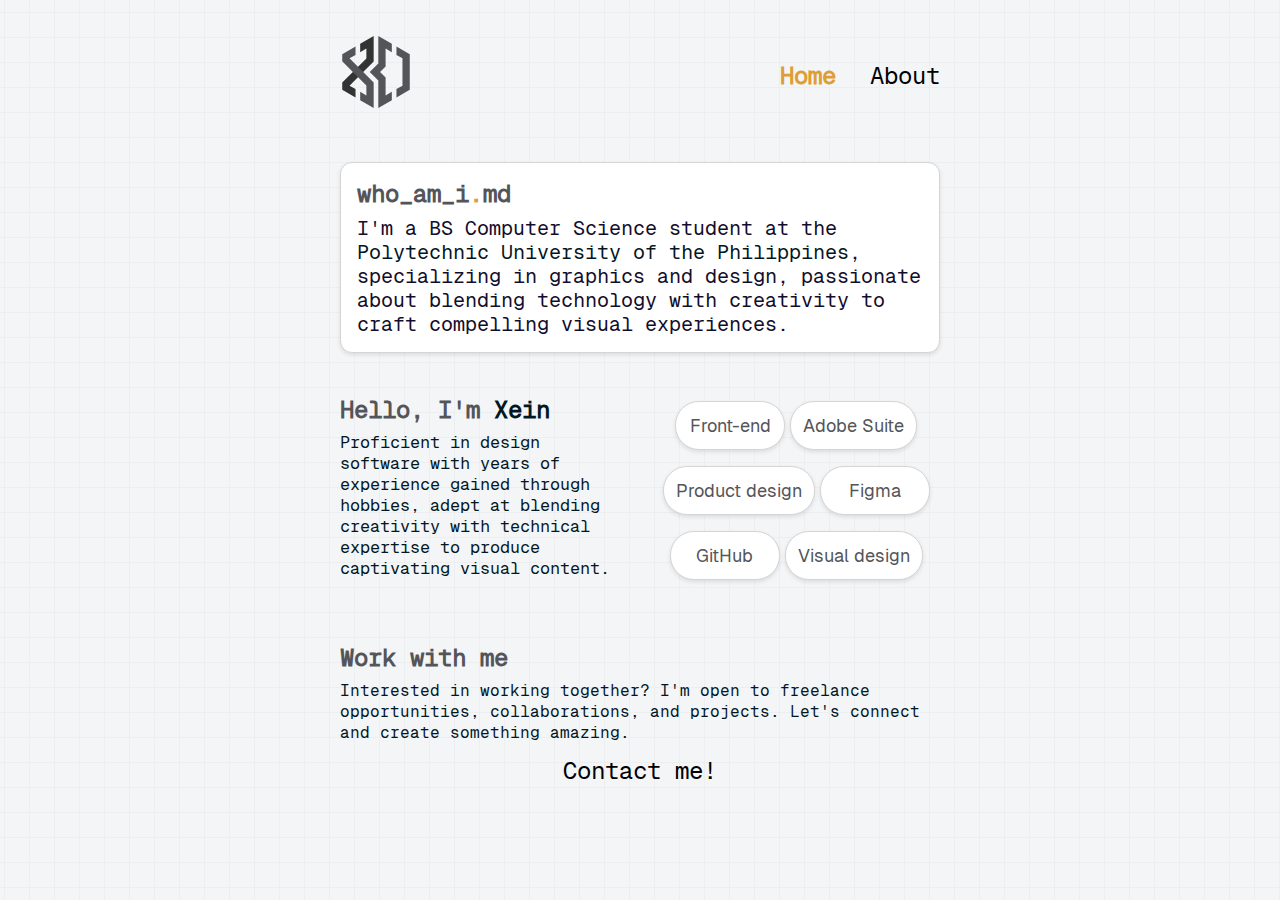
<file: index.html>
<!DOCTYPE html>
<html lang="en">
  <head>
    <meta charset="UTF-8" />
    <meta name="viewport" content="width=device-width, initial-scale=1.0" />
    <title>XD</title>
    <link rel="stylesheet" href="styles.css" />
  </head>

  <body>
    <div id="home-bg">
      <div class="container">
        <header>
          <nav class="navbar mono">
            <div class="logo">
              <svg xmlns="http://www.w3.org/2000/svg" viewBox="0 0 7083.94 7553"><defs>
                <style>.cls-1{fill:#333333;}.cls-2{fill:#545559;}.cls-3{fill:#545559;}.cls-4{fill:#545559;}</style>
                </defs><g id="X" data-name="letter-X">
                <polygon class="cls-1" points="2195.38 3776.32 3297.59 2674.1 3297.4 0 1881.17 817.66 1881.17 1700.09 2533.38 1323.54 2533.38 2357.55 1114.63 3776.31 1114.62 3776.31 0 4890.93 0 5648.88 1394.13 6453.77 1394.13 5571.34 764.22 5207.47 2195.38 3776.32 2195.38 3776.32"/></g>
                <polygon class="cls-2" points="2195.37 3776.32 2195.38 3776.32 764.21 2345.15 1394.12 1981.29 1394.12 1098.86 0 1903.75 0 2661.7 1114.62 3776.32 1114.61 3776.32 2533.38 5195.08 2533.38 6229.09 1881.16 5852.54 1881.16 6734.97 3297.39 7552.63 3297.59 4878.53 2195.37 3776.32"/>
                
                <g id="D" data-name="letter-d">
                <polygon class="cls-3" points="7083.94 1904.96 5689.01 1099.6 5689.01 1982.03 6319.7 2346.16 6319.7 3776.32 6319.7 5206.48 5689.01 5570.6 5689.01 6453.04 7083.94 5647.67 7083.91 3776.32 7083.94 1904.96"/>
                <polygon class="cls-4" points="4549 1323.84 5201.96 1700.83 5201.96 818.4 3784.45 0 3784.45 2876.03 2883.98 3776.5 3784.45 4676.97 3784.45 7553 5201.96 6734.6 5201.96 5852.17 4549 6229.16 4549 4360.76 3964.74 3776.5 4549 3192.24 4549 1323.84"/></g>
                </svg>
                          </div>

            <div class="links">
              <a href="index.html" class="active navi-button">Home</a>
              <a href="pages/about.html" class="navi-button">About</a>
            </div>
          </nav>
        </header>

        <section id="whoami">
          <h1 class="section-title mono">
            who_am_i<a style="color: #de9e36">.</a>md
          </h1>
          <p>
            I'm a BS Computer Science student at the
            <a class="highlight-this"
              >Polytechnic University of the Philippines</a
            >, specializing in graphics and design, passionate about blending
            technology with creativity to craft compelling visual experiences.
          </p>
        </section>

        <section id="skills">
          <div class="skills-text">
            <h1 class="section-title mono">
              Hello, I'm <span class="highlight-this">Xein</span>
            </h1>
            <p>
              Proficient in design software with years of experience gained
              through hobbies, adept at blending creativity with technical
              expertise to produce captivating visual content.
            </p>
          </div>
          <div class="skills-list">
            <p>Front-end</p>
            <p>Adobe Suite</p>
            <p>Product design</p>
            <p>Figma</p>
            <p>GitHub</p>
            <p>Visual design</p>
          </div>
        </section>

        <section id="work-with-me">
          <div class="contact-me">
            <h1 class="section-title mono">Work with me</h1>
            <p>
              Interested in working together? I'm open to freelance
              opportunities, collaborations, and projects. Let's connect and
              create something amazing.
            </p>
            <div class="contact-btn-container">
              <a href="pages/contact.html" class="contact-btn" target="_blank"
                >Contact me!</a
              >
            </div>
          </div>
        </section>
      </div>
    </div>
  </body>
</html>
</file>
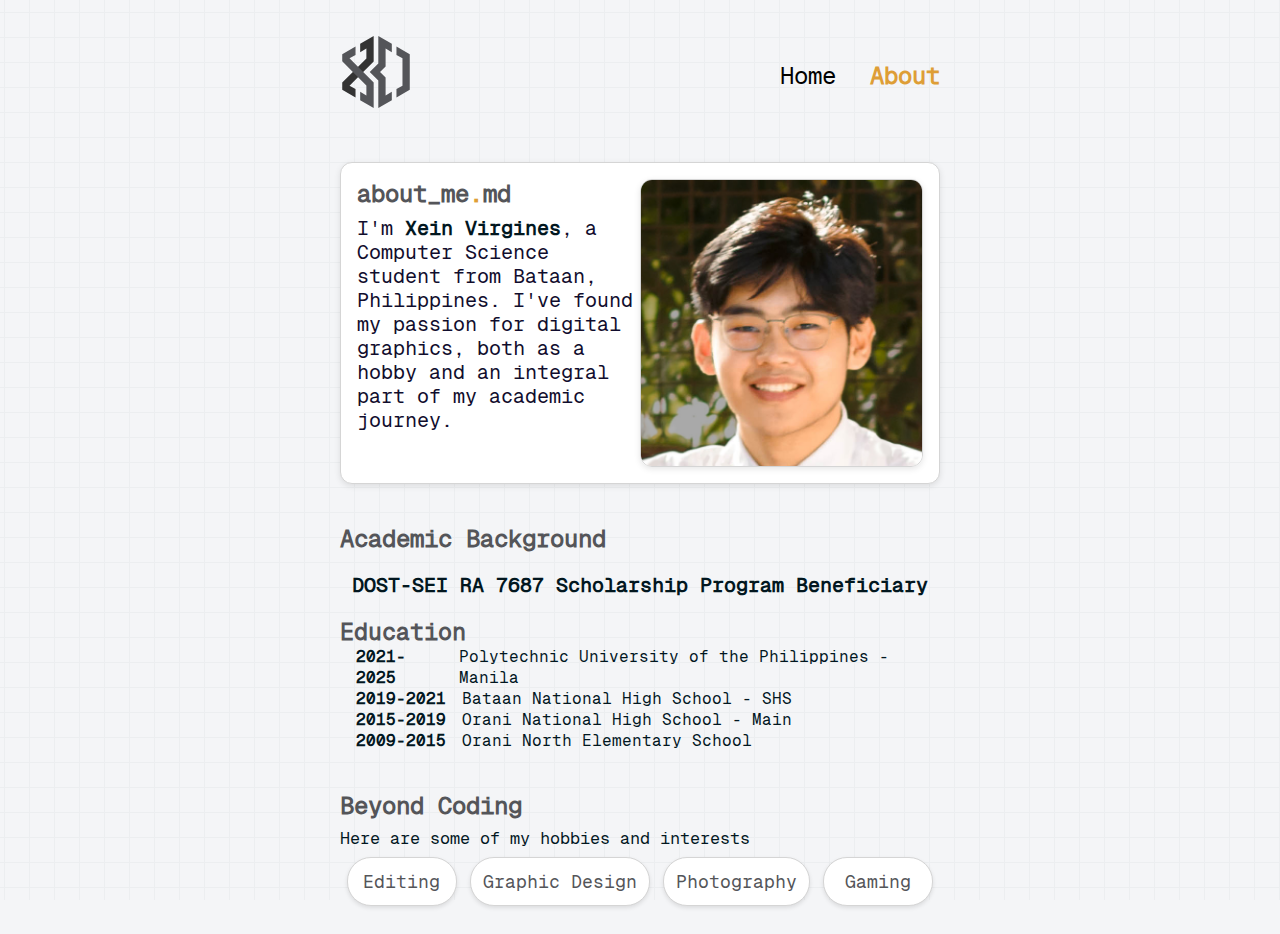
<file: pages/about.html>
<!DOCTYPE html>
<html lang="en">

<head>
  <meta charset="UTF-8" />
  <meta name="viewport" content="width=device-width, initial-scale=1.0" />
  <title>XD</title>
  <link rel="stylesheet" href="../styles.css" />
</head>

<body>
  <div id="home-bg">
    <div class="container">

      <header>
        <nav class="navbar mono">
          <div class="logo">
            <svg xmlns="http://www.w3.org/2000/svg" viewBox="0 0 7083.94 7553"><defs>
              <style>.cls-1{fill:#333333;}.cls-2{fill:#545559;}.cls-3{fill:#545559;}.cls-4{fill:#545559;}</style>
              </defs><g id="X" data-name="letter-X">
              <polygon class="cls-1" points="2195.38 3776.32 3297.59 2674.1 3297.4 0 1881.17 817.66 1881.17 1700.09 2533.38 1323.54 2533.38 2357.55 1114.63 3776.31 1114.62 3776.31 0 4890.93 0 5648.88 1394.13 6453.77 1394.13 5571.34 764.22 5207.47 2195.38 3776.32 2195.38 3776.32"/></g>
              <polygon class="cls-2" points="2195.37 3776.32 2195.38 3776.32 764.21 2345.15 1394.12 1981.29 1394.12 1098.86 0 1903.75 0 2661.7 1114.62 3776.32 1114.61 3776.32 2533.38 5195.08 2533.38 6229.09 1881.16 5852.54 1881.16 6734.97 3297.39 7552.63 3297.59 4878.53 2195.37 3776.32"/>
              
              <g id="D" data-name="letter-d">
              <polygon class="cls-3" points="7083.94 1904.96 5689.01 1099.6 5689.01 1982.03 6319.7 2346.16 6319.7 3776.32 6319.7 5206.48 5689.01 5570.6 5689.01 6453.04 7083.94 5647.67 7083.91 3776.32 7083.94 1904.96"/>
              <polygon class="cls-4" points="4549 1323.84 5201.96 1700.83 5201.96 818.4 3784.45 0 3784.45 2876.03 2883.98 3776.5 3784.45 4676.97 3784.45 7553 5201.96 6734.6 5201.96 5852.17 4549 6229.16 4549 4360.76 3964.74 3776.5 4549 3192.24 4549 1323.84"/></g>
              </svg>
                        </div>
          <div class="links">
            <a href="../index.html">Home</a>
            <a href="about.html" class="active">About</a>
          </div>
        </nav>
      </header>

      <section id="profile" style="display: flex;">
        <div style="flex: 1;">
          <h1 class="section-title mono">
            about_me<a style="color: #de9e36">.</a>md
          </h1>
          <p>
            I'm <a class="highlight-this" style="font-weight: bold;">Xein Virgines</a>, a Computer Science student from Bataan, Philippines. I've found my passion for digital graphics, both as a hobby and an integral part of my academic journey.
          </p>
        </div>
        <div style="flex: 1;" class="img-container">
          <img src="../assets/images/XD-pic.jpg" alt="Your Picture">
        </div>
      </section>

      <section id="academic-bg">
        <h2 class="section-title">Academic Background</h2>
        <div class="scholarships">
          <ul>
            <li><strong>DOST-SEI RA 7687 Scholarship Program Beneficiary</strong></li>
          </ul>
        </div>
        <div class="schools">
          <h3>Education</h3>
          <ul>
            <li>
              <div>2021-2025</div>
              <div>Polytechnic University of the Philippines - Manila</div>
            </li>
            <li>
              <div>2019-2021</div>
              <div>Bataan National High School - SHS</div>
            </li>
            <li>
              <div>2015-2019</div>
              <div>Orani National High School - Main</div>
            </li>
            <li>
              <div>2009-2015</div>
              <div>Orani North Elementary School</div>
            </li>
          </ul>
        </div>
      </section>

      <section id="hobbies">
        <h2 class="section-title mono">Beyond Coding</h2>
        <p>Here are some of my hobbies and interests</p>
        <div class="hobbies-list">
          <p>Editing</p>
          <p>Graphic Design</p>
          <p>Photography</p>
          <p>Gaming</p>
        </div>
      
    </div>
  </div>
</body>

</html>
</file>
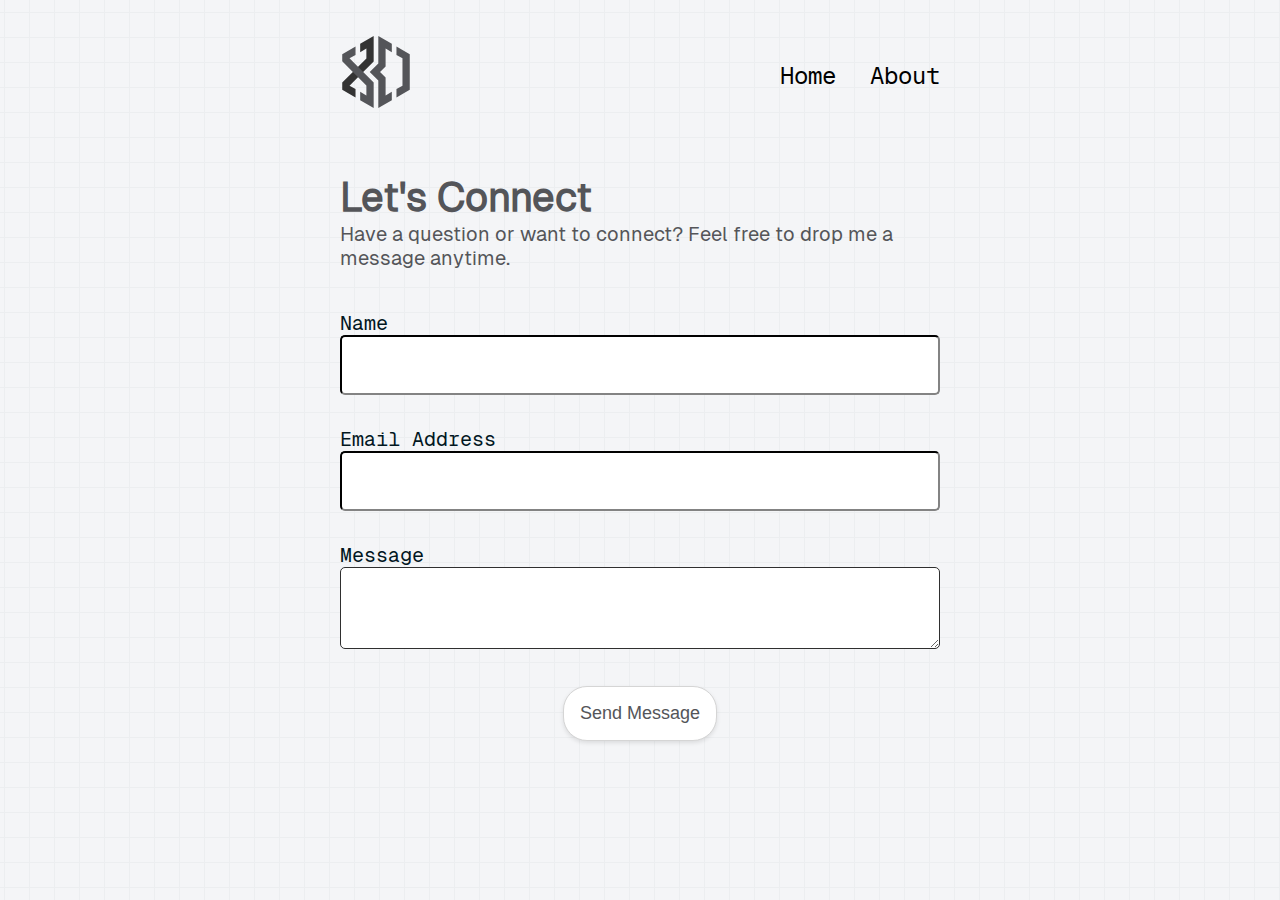
<file: pages/contact.html>
<!DOCTYPE html>
<html lang="en">
  <head>
    <meta charset="UTF-8" />
    <meta name="viewport" content="width=device-width, initial-scale=1.0" />
    <title>XD</title>
    <link rel="stylesheet" href="../styles.css" />
  </head>

  <body>
    <div id="home-bg">
      <div class="container">
        <header>
          <nav class="navbar mono">
            <div class="logo">
              <svg xmlns="http://www.w3.org/2000/svg" viewBox="0 0 7083.94 7553"><defs>
                <style>.cls-1{fill:#333333;}.cls-2{fill:#545559;}.cls-3{fill:#545559;}.cls-4{fill:#545559;}</style>
                </defs><g id="X" data-name="letter-X">
                <polygon class="cls-1" points="2195.38 3776.32 3297.59 2674.1 3297.4 0 1881.17 817.66 1881.17 1700.09 2533.38 1323.54 2533.38 2357.55 1114.63 3776.31 1114.62 3776.31 0 4890.93 0 5648.88 1394.13 6453.77 1394.13 5571.34 764.22 5207.47 2195.38 3776.32 2195.38 3776.32"/></g>
                <polygon class="cls-2" points="2195.37 3776.32 2195.38 3776.32 764.21 2345.15 1394.12 1981.29 1394.12 1098.86 0 1903.75 0 2661.7 1114.62 3776.32 1114.61 3776.32 2533.38 5195.08 2533.38 6229.09 1881.16 5852.54 1881.16 6734.97 3297.39 7552.63 3297.59 4878.53 2195.37 3776.32"/>
                
                <g id="D" data-name="letter-d">
                <polygon class="cls-3" points="7083.94 1904.96 5689.01 1099.6 5689.01 1982.03 6319.7 2346.16 6319.7 3776.32 6319.7 5206.48 5689.01 5570.6 5689.01 6453.04 7083.94 5647.67 7083.91 3776.32 7083.94 1904.96"/>
                <polygon class="cls-4" points="4549 1323.84 5201.96 1700.83 5201.96 818.4 3784.45 0 3784.45 2876.03 2883.98 3776.5 3784.45 4676.97 3784.45 7553 5201.96 6734.6 5201.96 5852.17 4549 6229.16 4549 4360.76 3964.74 3776.5 4549 3192.24 4549 1323.84"/></g>
                </svg>
                          </div>
            <div class="links">
              <a href="../index.html" class="nav-button">Home</a>
              <a href="about.html" class="nav-button">About</a>
            </div>
          </nav>
        </header>

        <section id="call-to-action">
          <div>
            <h1>Let's Connect</h1>
            <p>
              Have a question or want to connect? Feel free to drop me a message
              anytime.
            </p>
          </div>
        </section>

        <section id="contact-page">
          <div class="contact-form">
            <form>
              <label for="name">Name</label>
              <input type="text" id="name" name="name" required />
              <label for="email">Email Address</label>
              <input type="email" id="email" name="email" required />
              <label for="message">Message</label>
              <textarea id="message" name="message" required></textarea>
              <div class="send-msg-container">
                <button type="submit" class="send-msg">Send Message</button>
              </div>
            </form>
          </div>
        </section>
        
      </div>
    </div>
  </body>
</html>
</file>
<file: styles.css>
/* Fonts */
@font-face {
  font-family: "Geist-Regular";
  src: url(assets/fonts/Geist-Regular.woff2) format("woff2"),
    url(assets/fonts/Geist-Regular.woff) format("woff");
}

@font-face {
  font-family: "Geist Mono-Regular";
  src: url(assets/fonts/GeistMono-Regular.woff2) format("woff2"),
    url(assets/fonts/GeistMono-Regular.woff) format("woff");
}

@media (max-width: 600px) {
  #profile {
    flex-direction: column;
  }
  .schools li {
    flex-direction: column;
  }
  .hobbies-list {
    flex-direction: column;
  }
}

/* Defaults */
body {
    background-image: url("assets/background/bg-lines.svg");
  font-family: "Geist-Regular", sans-serif;
  font-size: 1.25rem;
  background-color: #f4f5f7;
  background-attachment: fixed;
  background-position: -.5rem 0;
  height: 100vh;
  color: #02171f;
  user-select: none;
  background-repeat: repeat;
}

.mono {
  font-family: "Geist Mono-Regular", monospace;
}

.container {
  padding-top: 20px;
  margin-left: 10%;
  margin-right: 10%;
}

/* NavBar */
.navbar {
  display: flex;
  justify-content: space-between;
  align-items: center;
  padding: 1rem 0;
  font-size: 1.5rem;
  width: 100%;
  max-width: 600px;
  margin: auto;
}

.logo svg {
  height: 72px;
  width: 72px;
  transition: transform 0.3s ease-in-out;
}

.logo svg:hover {
  transform: rotate(90deg);
}

.links a {
  position: relative;
  margin-left: 20px;
  text-decoration: none;
  color: black;
  overflow: hidden;
  transition: color 0.2s ease-in-out;
}

.links a:hover {
  color: #de9e36;
}

.links a.active {
  color: #de9e36;
  font-weight: bold;
}

.highlight-this {
  color: #02171f;
  transition: color 0.2s ease-in-out;
}

.highlight-this:hover {
  color: #de9e36;
}

/* Main sections  */
#whoami,
#skills,
#work-with-me,
#call-to-action,
#contact-page,
#profile,
#academic-bg,
#hobbies {
  width: 100%;
  max-width: 600px;
  margin: 2rem auto 2.5rem;
}

#whoami {
  padding: 1rem;
  background-color: #ffffff;
  border: 1px solid #d5d5d5;
  border-radius: 0.75rem;
  box-shadow: 0 2px 4px rgba(0, 0, 0, 0.1);
  color: #110d2d;
  font-family: "Geist Mono-Regular", monospace;
  font-size: 1.25rem;
}

#skills {
  display: flex;
  justify-content: space-between;
  margin: 2.6rem auto 2.6rem;
}

#work-with-me {
  padding-bottom: 2rem;
}

#call-to-action {
  margin: 2.6rem auto 2.6rem;
  color: #545559;
}

#profile {
  padding: 1rem;
  background-color: #ffffff;
  border: 1px solid #d5d5d5;
  border-radius: 0.75rem;
  box-shadow: 0 2px 6px rgba(0, 0, 0, 0.1);
  color: #110d2d;
  font-family: "Geist Mono-Regular", monospace;
  font-size: 1.25rem;
  margin: 2rem auto 2.5rem;
}

#profile img {
  width: 100%;
  height: 100%;
  object-fit: cover;
  border: 1px solid #d5d5d5;
  border-radius: 0.75rem;
  box-shadow: 0 2px 6px rgba(0, 0, 0, 0.1);
  user-select: none;
  pointer-events: none;
}

#academic-bg {
  font-family: "Geist Mono-Regular", monospace;
  color: #545559;
}

#academic-bg .scholarships,
#academic-bg .schools {
  margin: 1.25rem 0;
}

#academic-bg ul {
  list-style-type: none;
}

#hobbies {
  font-family: "Geist Mono-Regular", monospace;
  color: #02171f;
  font-size: 1.05rem;
}

.hobbies-list {
  display: flex;
  flex-wrap: wrap;
  padding-bottom: 1.25rem;
  align-items: center;
  justify-content: space-around;
}

.hobbies-list p {
  text-align: center;
  display: inline-block;
  border-radius: 1.5rem;
  border: 1px solid #d5d5d5;
  padding: 0.75rem;
  margin: 0.5rem auto;
  background-color: #ffffff;
  box-shadow: 0 2px 4px rgba(0, 0, 0, 0.1);
  font-size: 1.125rem;
  min-width: 110px;
  color: #545559;
  transition: color 0.3s ease-in-out;
}

.hobbies-list p:hover {
  color: #de9e36;
  background-color: #fffff9;
}

.scholarships {
  text-align: center;
  color: #02171f;
  transition: color 0.3s ease-in-out;
}

.scholarships:hover {
  color: #de9e36;
}

.schools ul {
  list-style-type: none;
  color: #02171f;
}

.schools li {
  display: flex;
  justify-content: flex-start;
  font-size: 1rem;
}

.schools li div:first-child {
  margin-right: 1rem;
  margin-left: 1rem;
  font-weight: bold;
}

.contact-form input,
.contact-form textarea {
  width: 100%;
  border-radius: 5px;
  max-width: 600px;
  min-width: 600px;
  padding: 1rem;
  font-family: "Geist-Regular", sans-serif;
  font-size: 1.25rem;
  border-color: #2f2f2f;
  margin-bottom: 2rem;
}

.contact-form input:focus,
.contact-form textarea:focus {
  outline: 2px solid #de9e36;
}

.contact-form label {
  font-family: "Geist Mono-Regular", monospace;
  font-size: 1.25rem;
}
.contact-form .send-msg {
  text-align: center;
  display: inline-block;
  border-radius: 1.5rem;
  border: 1px solid #d5d5d5;
  padding: 1rem;
  background-color: #ffffff;
  box-shadow: 0 2px 4px rgba(0, 0, 0, 0.1);
  font-size: 1.125rem;
  color: #545559;
  transition: color 0.3s ease-in-out, background-color 0.3s ease-in-out,
    box-shadow 0.3s ease-in-out;
  margin-bottom: 2rem;
}

.contact-form .send-msg:hover {
  color: #de9e36;
  background-color: #fffff9;
  box-shadow: 0 0 10px #de9e36;
}

.send-msg-container {
  text-align: center;
}

.section-title {
  color: #545559;
  font-size: 1.5rem;
  margin-bottom: 0.5rem;
}

.skills-text {
  width: 48%;
  font-size: 1.05rem;
  font-family: "Geist Mono-Regular", monospace;
  display: flex;
  flex-direction: column;
}

.skills-list {
  width: 48%;
  padding: 6px;
  text-align: center;
}

.skills-list p {
  text-align: center;
  display: inline-block;
  border-radius: 1.5rem;
  border: 1px solid #d5d5d5;
  padding: 0.75rem;
  margin-bottom: 1rem;
  background-color: #ffffff;
  box-shadow: 0 2px 4px rgba(0, 0, 0, 0.1);
  font-size: 1.125rem;
  min-width: 110px;
  color: #545559;
  transition: color 0.3s ease-in-out;
}

.skills-list p:hover {
  color: #de9e36;
  background-color: #fffff9;
}

.contact-me {
  font-size: 1rem;
  font-family: "Geist Mono-Regular", monospace;
}

.contact-btn-container {
  margin-top: 0.8rem;
  text-align: center;
}

.contact-btn {
  position: relative;
  text-decoration: none;
  color: black;
  overflow: hidden;
  font-size: 1.5rem;
  margin-top: 20px;
  transition: color 0.2s ease-in-out;
}

.contact-btn:hover {
  color: #de9e36;
}

.logo svg .cls-1,
.logo svg .cls-2,
.logo svg .cls-3,
.logo svg .cls-4 {
  transition: fill 0.3s ease-in-out;
}

.logo svg:hover .cls-1,
.logo svg:hover .cls-2,
.logo svg:hover .cls-3,
.logo svg:hover .cls-4 {
  fill: #de9e36;
}

/* Site settings */
::selection {
  background: #1c1d1e;
  color: #00ff15;
}

::-moz-selection {
  background: #1c1d1e;
  color: #00ff15;
}

/* CSS Reset */
* {
  margin: 0;
  padding: 0;
  box-sizing: border-box;
}
</file>
